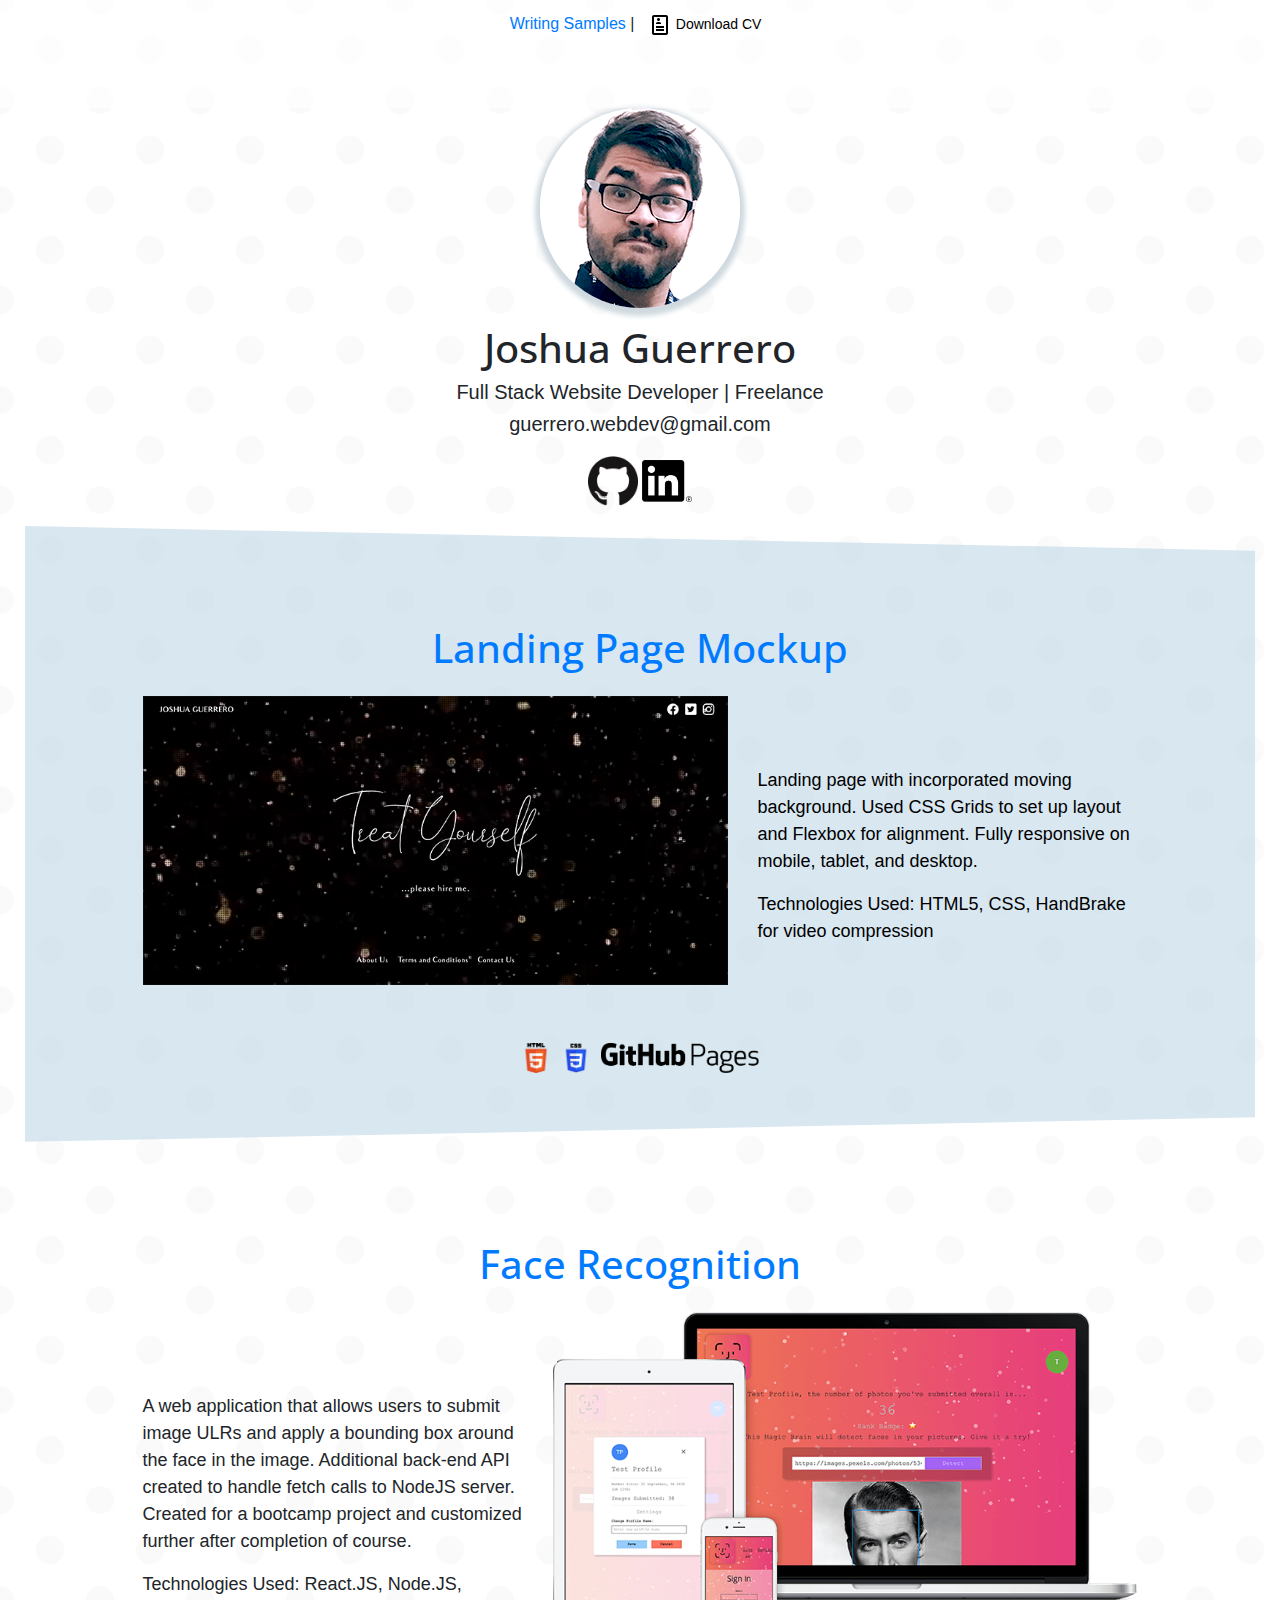
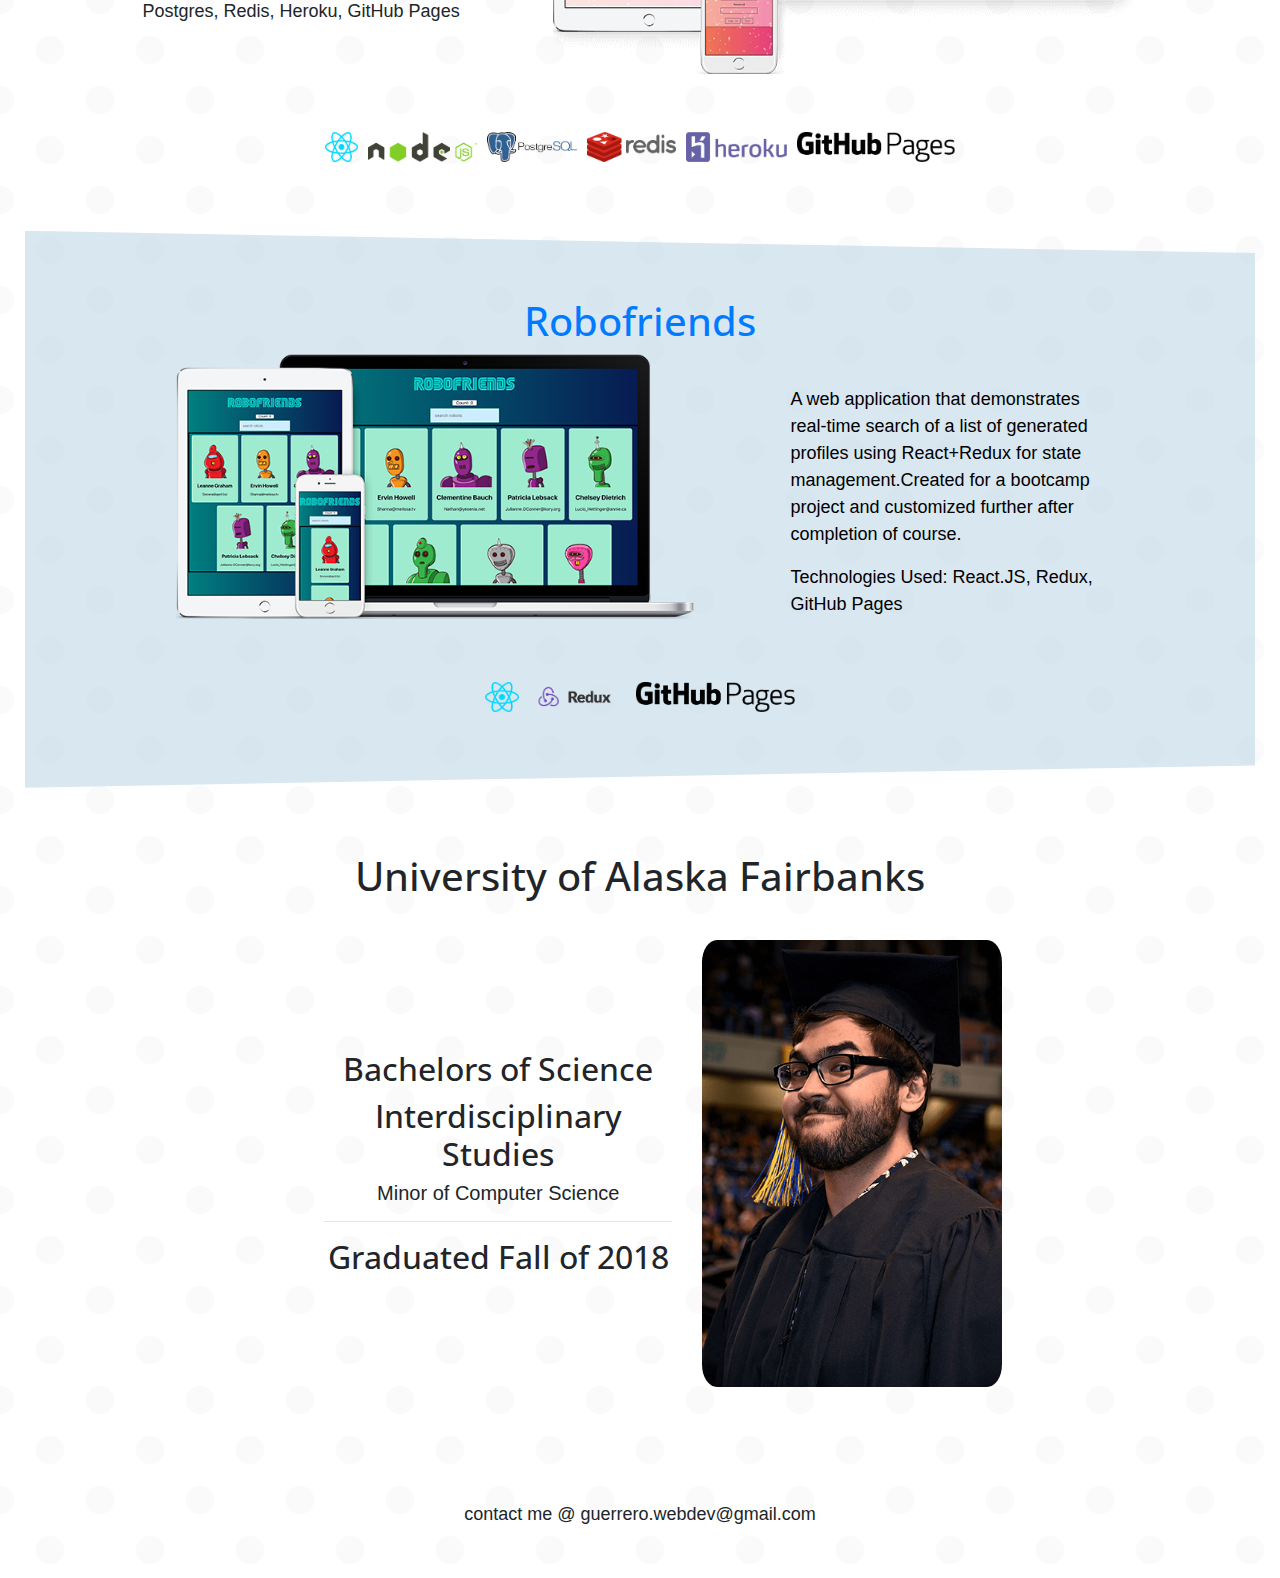
<file: index.html>
<!DOCTYPE html>
<html>
<head>
	<title>Portfolio</title>
	<link rel="stylesheet" type="text/css" href="css\bootstrap.css"><link rel="stylesheet" type="text/css" href="css\animate.css">
	<link href="https://fonts.googleapis.com/css?family=Open+Sans:300&display=swap" rel="stylesheet">
	<link rel="stylesheet" type="text/css" href="css\style.css">

</head>
<body>
	<nav class="navbar justify-content-center align-baseline animated fadeInDown slow delay-2s slow">
			<div class="navbar-text p-0">
			<a href="writing-samples.html">Writing Samples</a>
			<span> | </span>
			<button type="button" class="btn-sm btn">
				<a id="cv" href='files/cv-july-2019.pdf' download target="_blank">
				 <img src="img/logos/resume-96px.png" width="24px" height="auto">
				 Download CV
				</a>
			</button>
			</div>
	</nav>

	<div class="container-fluid">

		<!-- First load  -->
		<div class="text-center top">
			<img class="animated fadeInUp slow mb-3" id="profile-pic" src="img/profile-pic.png">
			<div class="animated fadeIn delay-2s">
				<h1>Joshua Guerrero</h1>
				<h5>Full Stack Website Developer | Freelance</h5>
				<h5>guerrero.webdev@gmail.com</h5>
				<div class="text-center" style="margin:20px">
					<a href="https://github.com/j-guerrero" target="_blank">
						<img id="socialMediaIcon" src='img/logos/social-media/GitHub-Mark-120px-plus.png'/>
					</a>
					<a href="https://www.linkedin.com/in/joshua-guerrero-ak" target="_blank">
						<img id="socialMediaIcon" src='img/logos/social-media/linked-in-150px.png'/>
					</a>
				</div>
			</div>
		</div>

	
<!-- Projects Initial Animation -->
	<div class="content animated fadeInUp delay-2s">
	<!-- Projects  -->

	<!-- Landing Page Mockuo -->
		<div id="landing-page">
			<div class="row blue align-items-center justify-content-center pb-lg-5">
				<div class="col-sm-12 col-lg-12 pb-3 pt-3 pt-lg-5 order-lg-first">
					<h1 class='text-center'>
						<a href="https://j-guerrero.github.io/landing-page-mockup/" target="blank">Landing Page Mockup</a>
					</h1>
				</div>
				<div class="col-sm-12 col-lg-6 text-center pb-lg-5 order-lg-1">
					<img id="landing-page-mockup" src='img/mockups/landing-page-mockup.png' width="100%" height="auto">
				</div>
				<div class="col-sm-12 col-lg-4 order-lg-2">
					<p>
						Landing page with incorporated moving background. Used CSS Grids to set up layout and Flexbox for alignment. Fully responsive on mobile, tablet, and desktop.
					</p>
					<p>
						Technologies Used: HTML5, CSS, HandBrake for video compression
					</p>
				</div>
				<div class="dependency-logos row align-items-baseline justify-content-center pb-3 order-lg-3">
						<img src="img/logos/dependencies/html5-64px.png">
						<img src="img/logos/dependencies/css3-64px.png">
						<img src="img/logos/dependencies/github-pages.png">
				</div>
			</div>
		</div>

	<!-- Face App -->
		<div id="face-app">
			<div class="row white align-items-center justify-content-center pb-lg-5">
				<div class="col-sm-12 col-lg-12 pb-3 pt-3 pt-lg-5 order-lg-first">
					<h1 class='text-center'>
						<a href="https://j-guerrero.github.io/react-face-recognition-brain/" target="blank">Face Recognition</a>
					</h1>
				</div>
				<div class="col-sm-12 col-lg-6 text-center pb-lg-5 order-lg-2">
					<img id="face-mockup" src='img/mockups/face-mockup.png' width="100%" height="auto">
				</div>
				<div class="col-sm-12 col-lg-4 order-lg-1">
					<p>
						A web application that allows users to submit image ULRs and apply a bounding box around the face in the image. Additional back-end API created to handle fetch calls to NodeJS server. Created for a bootcamp project and customized further after completion of course.
					</p>
					<p>
						Technologies Used: React.JS, Node.JS, Postgres, Redis, Heroku, GitHub Pages
					</p>
				</div>
				<div class="dependency-logos row align-items-baseline justify-content-center pb-3 order-lg-3">
						<img src="img/logos/dependencies/react.png">
						<img src="img/logos/dependencies/node-js.png">
						<img src="img/logos/dependencies/postgres.png">
						<img src="img/logos/dependencies/redis.png">
						<img src="img/logos/dependencies/heroku.png">
						<img src="img/logos/dependencies/github-pages.png">
				</div>
			</div>
		</div>

<!-- Robofriends -->
		<div id="robofriends">
			<div class="row blue align-items-center justify-content-center">
				<div class="col-sm-12 col-lg-12 pt-3 pb-0">
					<h1 class='text-center'>
						<a href="https://j-guerrero.github.io/robofriends/" target="blank">Robofriends</a>
					</h1>
				</div>
				<div class="col-sm-12 col-lg-6 pl-5 pr-5 pb-lg-5 text-center">
					<img id="face-app" src='img/mockups/robofriends-mockup.png' width="100%" height="auto">
				</div>
				<div class="col-sm-12 col-lg-4 pl-5 pr-5 mb-0">
					<p>
						A web application that demonstrates real-time search of a list of generated profiles using React+Redux for state management.Created for a bootcamp project and customized further after completion of course.
					</p>
					<p>
						Technologies Used: React.JS, Redux, GitHub Pages
					</p>

				</div>
				<div class="dependency-logos row align-items-center justify-content-center pb-3">
					<img src="img/logos/dependencies/react.png">
					<img src="img/logos/dependencies/redux.png" style='height:50px'>
					<img src="img/logos/dependencies/github-pages.png">
				</div>
			</div>
		</div>

		<!-- Education -->
	<div class="education">
		<div class="row white align-items-center justify-content-center p-lg-5 pt-5 pb-3">
			<div class="col-sm-12 col-lg-12 pt-sm-5 pt-lg-3 pb-3 text-center">
				<h1>University of Alaska Fairbanks</h1>
			</div>
			<div class="col-sm-12 col-md-6 col-xl-4 text-center pb-2 pt-3">
				<h2>Bachelors of Science</h2>
				<h2>Interdisciplinary Studies</h2>
				<h5>Minor of Computer Science</h5>
				<hr />
				<h2>Graduated Fall of 2018</h2>
			</div>
			<div class="col-sm-12 col-md-4 col-xl-3 pt-3 pb-3 text-center">
				<img class="grad-img-sm" src='img/graduation-sm.png'/>
				<img class="grad-img-lg" src='img/graduation.png'/>
			</div>
		</div>
	</div>
		<div class="row align-items-center justify-content-around white">
			contact me  @ guerrero.webdev@gmail.com
		</div>
		</div>
	</div>

		<script src="https://cdnjs.cloudflare.com/ajax/libs/jquery/3.4.1/jquery.min.js" integrity="sha256-CSXorXvZcTkaix6Yvo6HppcZGetbYMGWSFlBw8HfCJo=" crossorigin="anonymous"></script>
		<script src="js/scripts.js"></script>

</body>
</html>
</file>
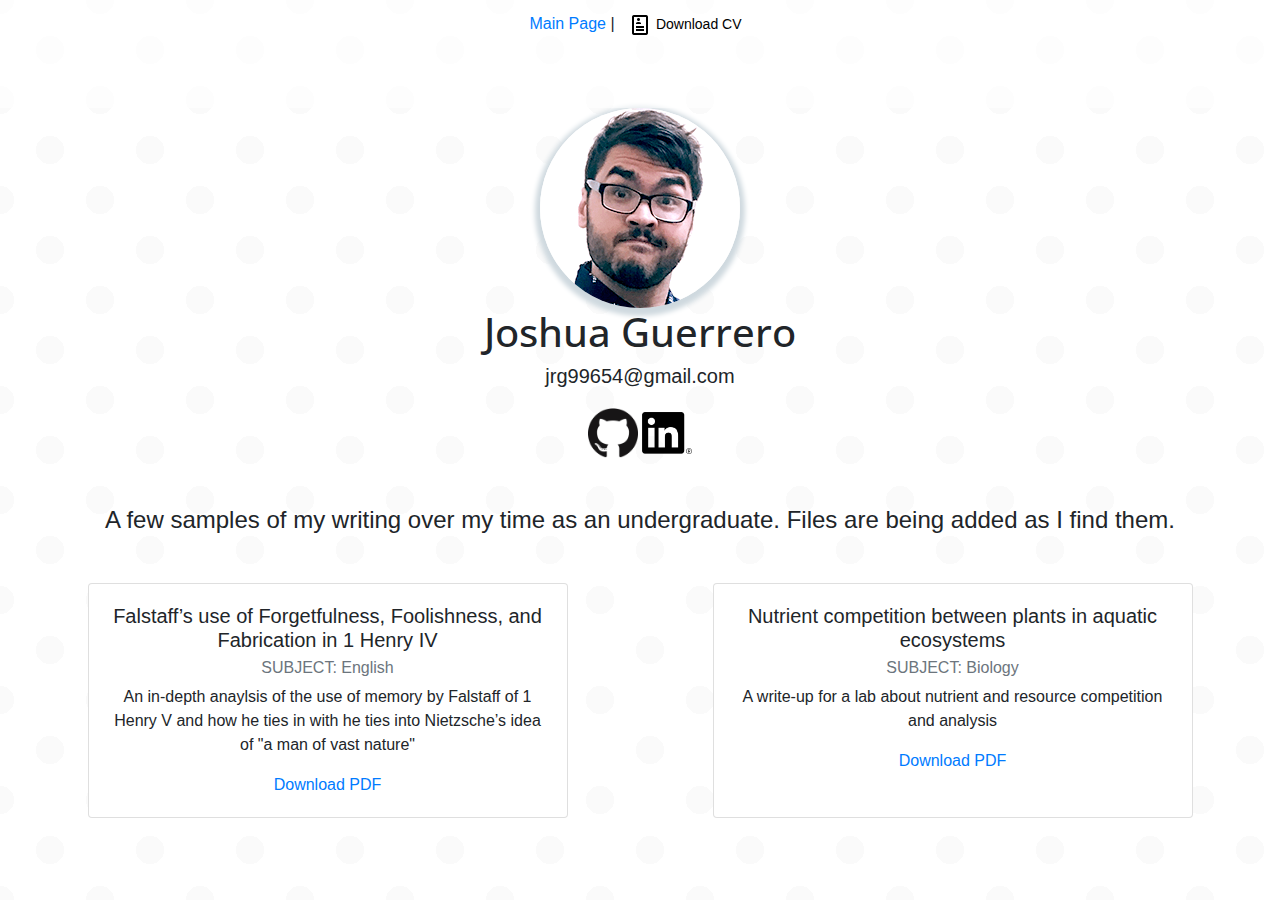
<file: writing-samples.html>
<!DOCTYPE html>
<html>
<head>
	<title>Writing Samples</title>
	<link rel="stylesheet" type="text/css" href="css\bootstrap.css"><link rel="stylesheet" type="text/css" href="css\animate.css">
	<link href="https://fonts.googleapis.com/css?family=Open+Sans:300&display=swap" rel="stylesheet">
	<link rel="stylesheet" type="text/css" href="css\style.css">

</head>
<body>
	<nav class="navbar justify-content-center align-baseline animated fadeInDown slow delay-2s slow">
			<div class="navbar-text p-0">
			<a href="index.html">Main Page</a>
			<span> | </span>
			<button type="button" class="btn-sm btn">
				<a id="cv" href='files/cv-july-2019.pdf' download target="_blank">
				 <img src="img/logos/resume-96px.png" width="24px" height="auto">
				 Download CV
				</a>
			</button>
			
			</div>
	</nav>

	<div class="container-fluid animated fadeInUp slow">

		<!-- First load  -->
		<div class="text-center top">
			<img id="profile-pic" src="img/profile-pic.png">
			<div>
				<h1>Joshua Guerrero</h1>
				<h5>jrg99654@gmail.com</h5>
				<div class="text-center" style="margin:20px">
					<a href="https://github.com/j-guerrero" target="_blank">
						<img id="socialMediaIcon" src='img/logos/social-media/GitHub-Mark-120px-plus.png'/>
					</a>
					<a href="https://www.linkedin.com/in/joshua-guerrero-ak" target="_blank">
						<img id="socialMediaIcon" src='img/logos/social-media/linked-in-150px.png'/>
					</a>
				</div>
			</div>
		</div>

		<div class="intro mt-5 mb-5 pl-3 pr-3 text-center">
			<h4> A few samples of my writing over my time as an undergraduate. Files are being added as I find them. </h4>
		</div>

		<div class="d-flex flex-wrap mt-5 mb-5 text-center justify-content-around align-baseline ">

			<div class="card" style="width: 30rem;">
				<div class="card-body">
					<h5 class="card-title">Falstaff’s use of Forgetfulness, Foolishness, and Fabrication in ​1 Henry IV</h5>
					<h6 class="card-subtitle mb-2 text-muted">SUBJECT: English</h6>
					<p class="card-text">An in-depth anaylsis of the use of memory by Falstaff of 1 Henry V and how he ties in with he ties into Nietzsche’s idea of "a man of vast nature"</p>
					<a href="files/writing-samples/falstaff-analysis.pdf" class="card-link">Download PDF</a>
				</div>
			</div>

			<div class="card" style="width: 30rem;">
				<div class="card-body">
					<h5 class="card-title">Nutrient competition between plants in aquatic ecosystems</h5>
					<h6 class="card-subtitle mb-2 text-muted">SUBJECT: Biology</h6>
					<p class="card-text">A write-up for a lab about nutrient and resource competition and analysis</p>
					<a href="files/writing-samples/biol-final-proj.pdf" class="card-link">Download PDF</a>
				</div>
			</div>

		</div>


</body>
</html>
</file>
